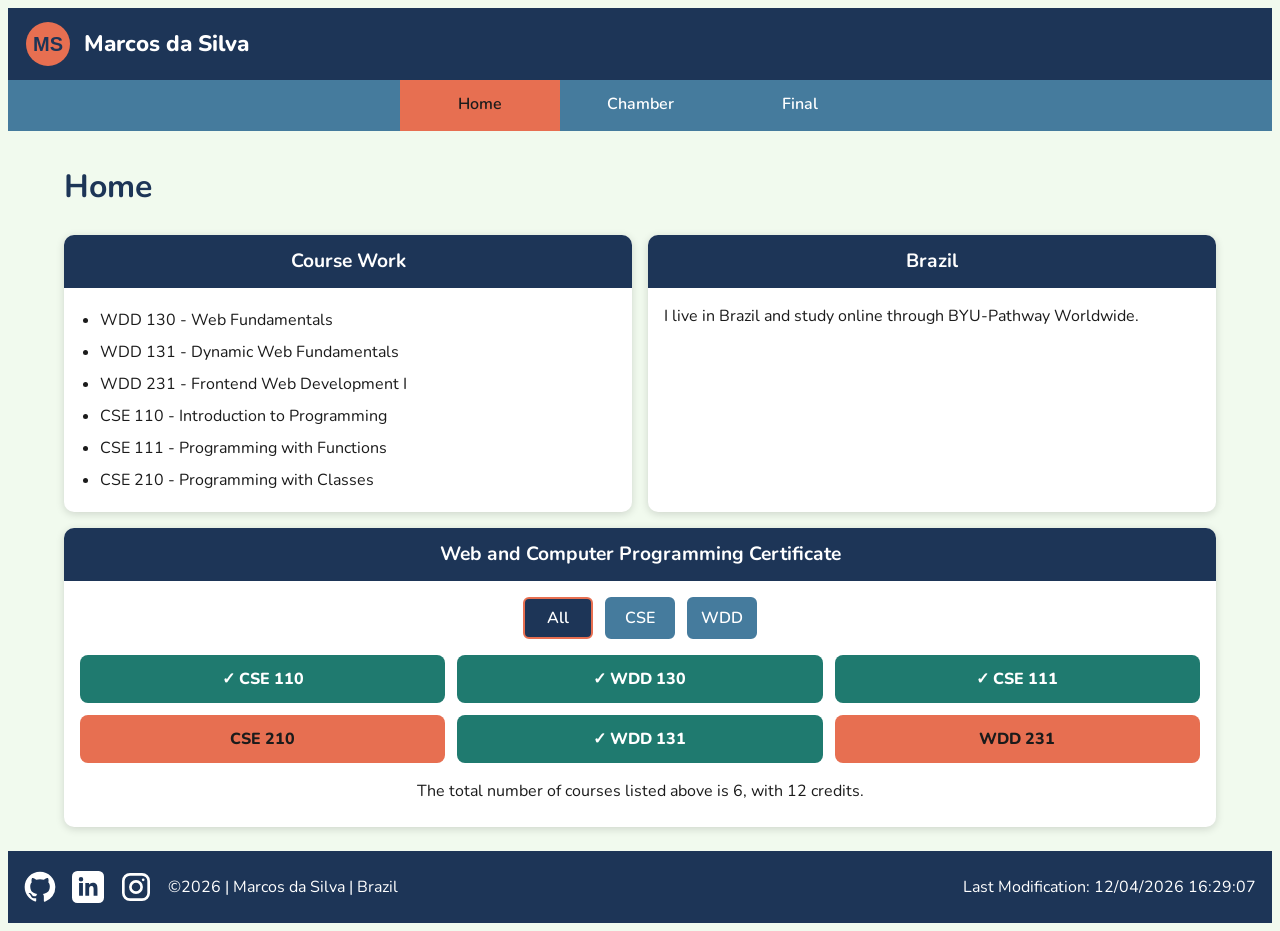
<file: index.html>
<!DOCTYPE html>
<html lang="en">
<head>
    <meta charset="UTF-8">
    <meta name="viewport" content="width=device-width, initial-scale=1.0">
    <title>Marcos da Silva | WDD 231 Home</title>
    <meta name="description" content="WDD 231 course home page for Marcos da Silva, featuring course work, location, and the Web and Computer Programming certificate progress.">
    <meta name="author" content="Marcos da Silva">
    <link rel="preconnect" href="https://fonts.googleapis.com">
    <link rel="preconnect" href="https://fonts.gstatic.com" crossorigin>
    <link href="https://fonts.googleapis.com/css2?family=Nunito:wght@400;600;800&display=swap" rel="stylesheet">
    <link rel="stylesheet" href="styles/small.css">
    <link rel="stylesheet" href="styles/larger.css">
    <script src="scripts/navigation.js" defer></script>
    <script src="scripts/date.js" defer></script>
    <script src="scripts/course.js" defer></script>
</head>
<body>
    <header>
        <img src="images/logo.svg" alt="MS logo" width="48" height="48" class="logo">
        <span class="site-name">Marcos da Silva</span>
        <button id="menu" type="button" aria-label="Toggle navigation menu" aria-expanded="false" aria-controls="nav-links"></button>
    </header>

    <nav>
        <ul id="nav-links" class="navigation">
            <li class="active"><a href="index.html" aria-current="page">Home</a></li>
            <li><a href="chamber/index.html">Chamber</a></li>
            <li><a href="final/index.html">Final</a></li>
        </ul>
    </nav>

    <main>
        <h1>Home</h1>

        <section class="card coursework">
            <h2>Course Work</h2>
            <ul>
                <li>WDD 130 - Web Fundamentals</li>
                <li>WDD 131 - Dynamic Web Fundamentals</li>
                <li>WDD 231 - Frontend Web Development I</li>
                <li>CSE 110 - Introduction to Programming</li>
                <li>CSE 111 - Programming with Functions</li>
                <li>CSE 210 - Programming with Classes</li>
            </ul>
        </section>

        <section class="card location">
            <h2>Brazil</h2>
            <p>I live in Brazil and study online through BYU-Pathway Worldwide.</p>
        </section>

        <section class="card certificate">
            <h2>Web and Computer Programming Certificate</h2>
            <div class="filters" role="group" aria-label="Filter courses">
                <button type="button" id="all" class="filter active">All</button>
                <button type="button" id="cse" class="filter">CSE</button>
                <button type="button" id="wdd" class="filter">WDD</button>
            </div>
            <div id="courses" class="course-grid"></div>
            <p class="totals">The total number of courses listed above is <span id="course-count">0</span>,
                with <span id="credit-total">0</span> credits.</p>
        </section>
    </main>

    <footer>
        <div class="social">
            <a href="https://github.com/marcos-byu" target="_blank" rel="noopener">
                <img src="images/github.svg" alt="GitHub" width="32" height="32">
            </a>
            <a href="https://www.linkedin.com/in/marcosedasilva/" target="_blank" rel="noopener">
                <img src="images/linkedin.svg" alt="LinkedIn" width="32" height="32">
            </a>
            <a href="https://www.instagram.com/" target="_blank" rel="noopener">
                <img src="images/instagram.svg" alt="Instagram" width="32" height="32">
            </a>
        </div>
        <p>&copy;<span id="currentyear"></span> | Marcos da Silva | Brazil</p>
        <p id="lastModified"></p>
    </footer>
</body>
</html>
</file>
<file: styles/small.css>
:root {
    --primary: #1d3557;
    --secondary: #457b9d;
    --accent: #e76f51;
    --light: #f1faee;
    --completed: #1f7a6f;
    --text: #1b1b1b;
    --white: #ffffff;
    --font: "Nunito", Arial, Helvetica, sans-serif;
}

* {
    box-sizing: border-box;
}

body {
    font-family: var(--font);
    color: var(--text);
    background-color: var(--light);
    line-height: 1.5;
}

img {
    max-width: 100%;
    height: auto;
    display: block;
}

header {
    display: flex;
    align-items: center;
    gap: 0.75rem;
    padding: 0.75rem 1rem;
    background-color: var(--primary);
    color: var(--white);
}

.site-name {
    font-size: 1.4rem;
    font-weight: 800;
}

#menu {
    margin-left: auto;
    width: 44px;
    height: 44px;
    font-size: 1.6rem;
    line-height: 1;
    color: var(--white);
    background: none;
    border: 2px solid var(--white);
    border-radius: 6px;
    cursor: pointer;
}

#menu::before {
    content: "☰";
}

#menu.open::before {
    content: "✖";
}

nav {
    background-color: var(--secondary);
}

.navigation {
    list-style: none;
    margin: 0;
    padding: 0;
    display: none;
}

.navigation.open {
    display: block;
}

.navigation a {
    display: block;
    padding: 0.75rem 1rem;
    color: var(--white);
    text-decoration: none;
    font-weight: 600;
    border-bottom: 3px solid transparent;
}

.navigation a:hover {
    background-color: var(--primary);
    border-bottom-color: var(--accent);
}

.navigation .active a {
    background-color: var(--accent);
    color: var(--text);
}

main {
    padding: 1rem;
    max-width: 1200px;
    margin: 0 auto;
    display: grid;
    gap: 1rem;
}

h1 {
    margin: 0.5rem 0;
    color: var(--primary);
}

.card {
    background-color: var(--white);
    border-radius: 10px;
    box-shadow: 0 2px 8px rgba(0, 0, 0, 0.15);
    overflow: hidden;
}

.card h2 {
    margin: 0;
    padding: 0.75rem 1rem;
    font-size: 1.2rem;
    text-align: center;
    background-color: var(--primary);
    color: var(--white);
}

.coursework ul {
    margin: 0;
    padding: 1rem 1rem 1rem 2.25rem;
}

.coursework li {
    padding: 0.25rem 0;
}

.location p {
    margin: 0;
    padding: 1rem;
}

.filters {
    display: flex;
    justify-content: center;
    flex-wrap: wrap;
    gap: 0.75rem;
    padding: 1rem;
}

.filter {
    font-family: var(--font);
    font-size: 1rem;
    font-weight: 600;
    min-width: 70px;
    padding: 0.5rem 0.75rem;
    color: var(--white);
    background-color: var(--secondary);
    border: 2px solid var(--secondary);
    border-radius: 6px;
    cursor: pointer;
}

.filter:hover,
.filter.active {
    background-color: var(--primary);
    border-color: var(--accent);
}

.course-grid {
    display: grid;
    grid-template-columns: 1fr 1fr;
    gap: 0.75rem;
    padding: 0 1rem;
}

.course {
    padding: 0.75rem;
    text-align: center;
    font-weight: 800;
    border-radius: 8px;
    background-color: var(--accent);
    color: var(--text);
}

.course.completed {
    background-color: var(--completed);
    color: var(--white);
}

.totals {
    text-align: center;
    padding: 0 1rem 0.5rem;
}

footer {
    background-color: var(--primary);
    color: var(--white);
    padding: 1rem;
    text-align: center;
}

footer p {
    margin: 0.5rem 0;
}

.social {
    display: flex;
    justify-content: center;
    gap: 1rem;
    margin-bottom: 0.5rem;
}

.social img {
    width: 32px;
    height: 32px;
}
</file>
<file: styles/larger.css>
@media (min-width: 640px) {
    #menu {
        display: none;
    }

    .navigation {
        display: flex;
        justify-content: center;
    }

    .navigation li {
        flex: 0 1 160px;
        text-align: center;
    }

    main {
        grid-template-columns: 1fr 1fr;
        padding: 1.5rem;
    }

    h1,
    .certificate {
        grid-column: 1 / -1;
    }

    .course-grid {
        grid-template-columns: repeat(3, 1fr);
    }

    footer {
        display: grid;
        grid-template-columns: auto 1fr auto;
        align-items: center;
        gap: 1rem;
        text-align: left;
    }

    .social {
        margin-bottom: 0;
    }
}
</file>
